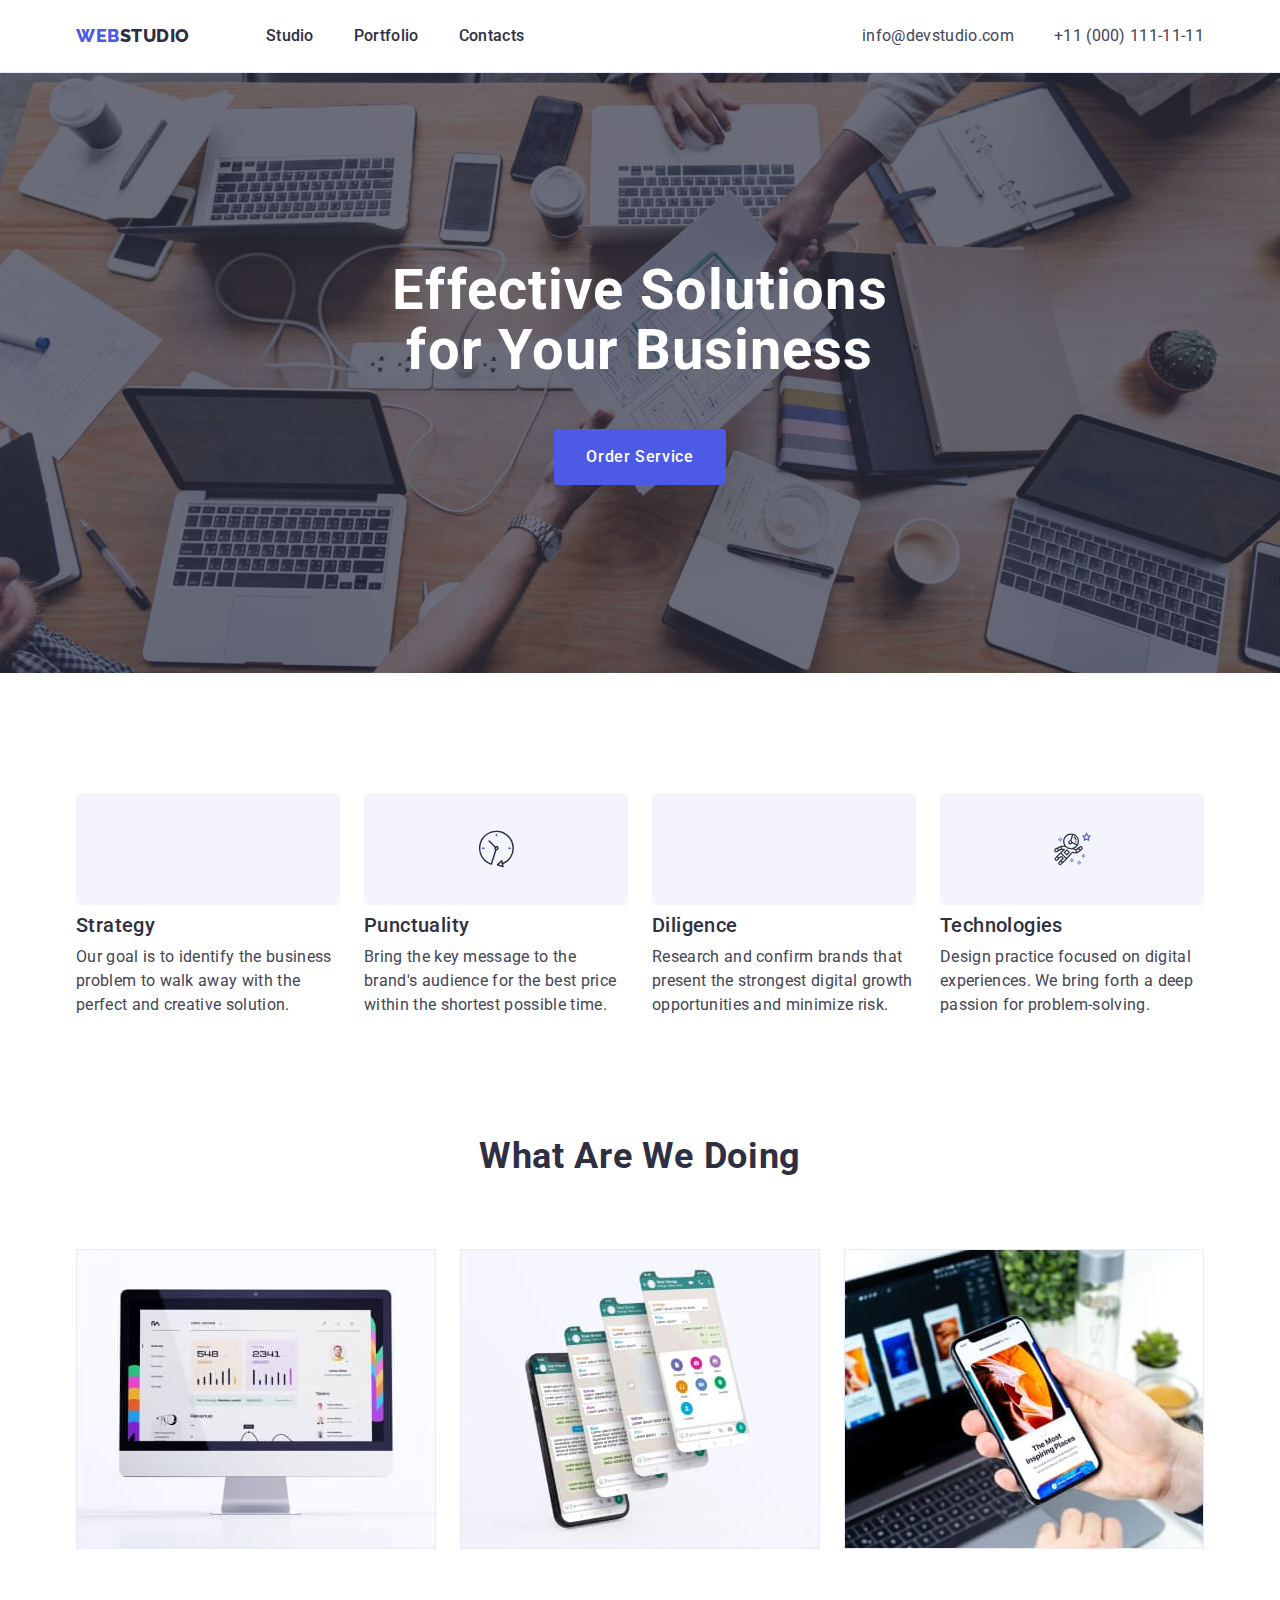
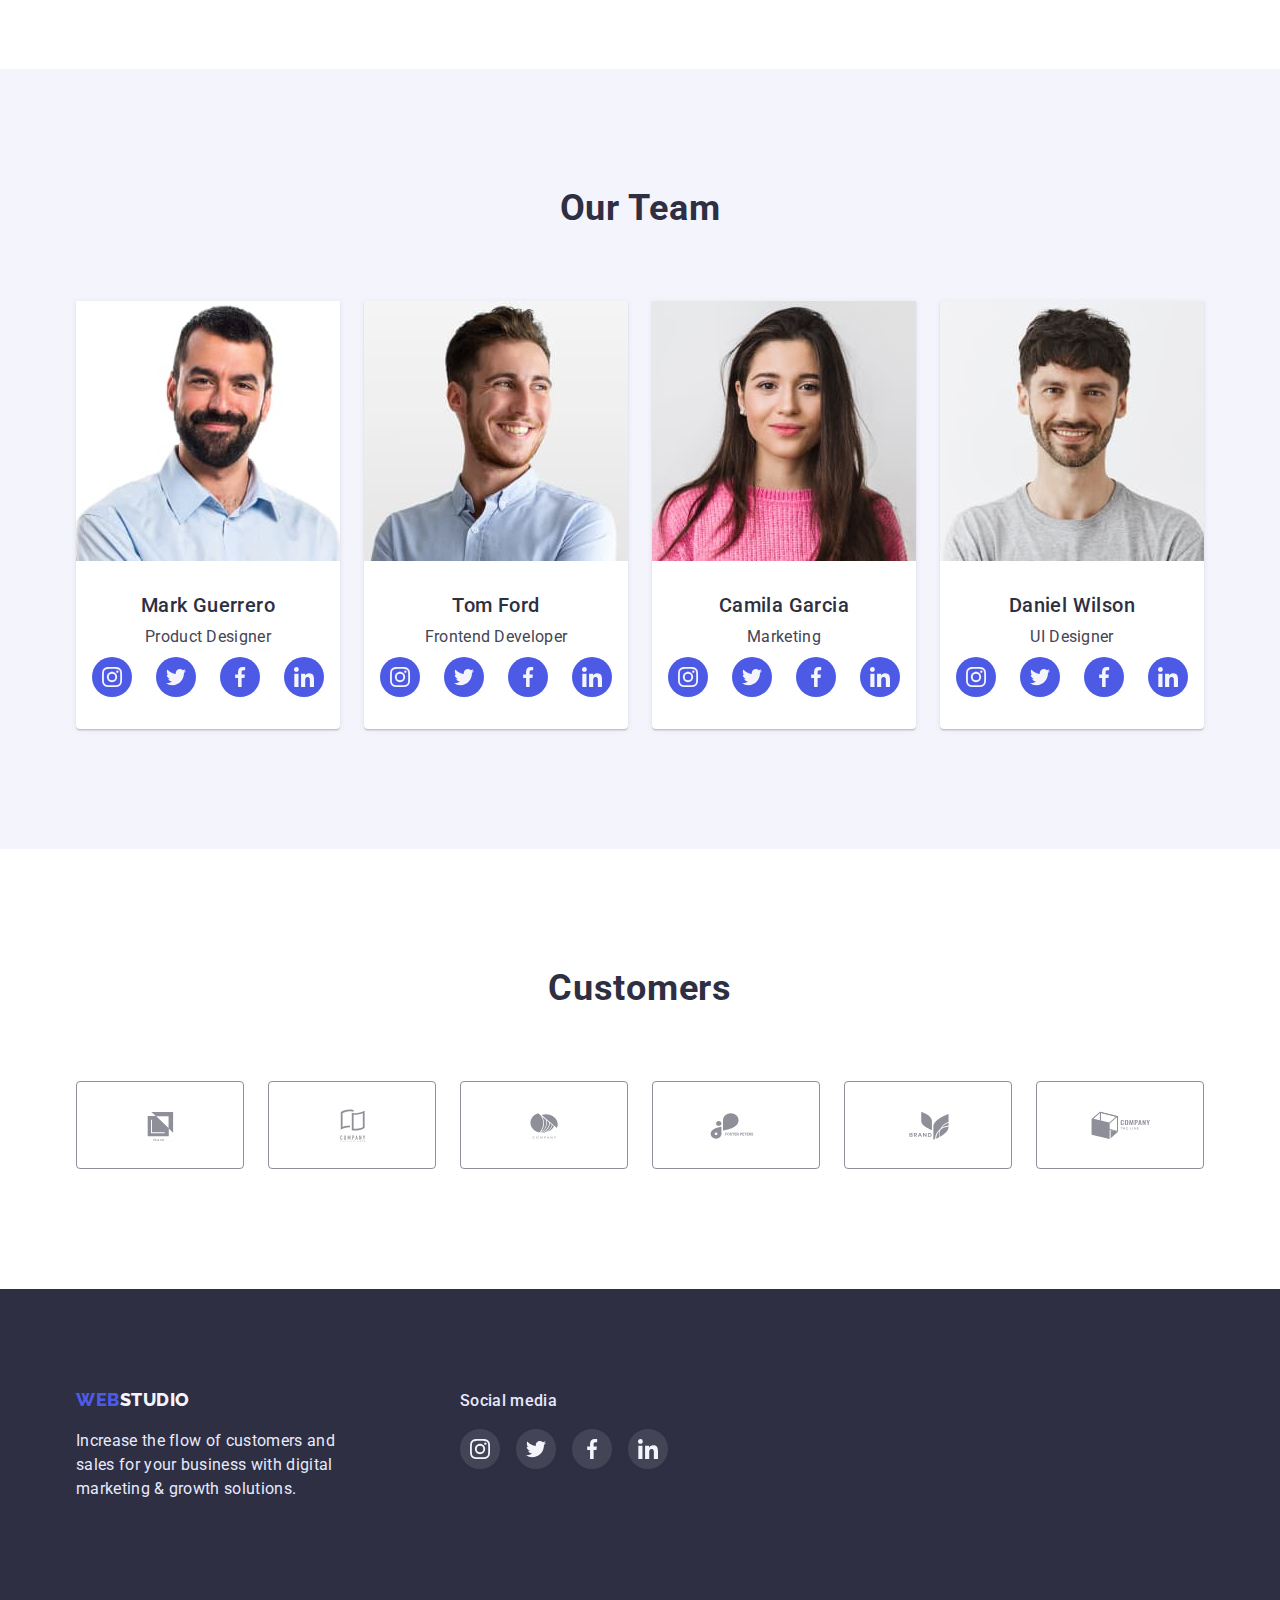
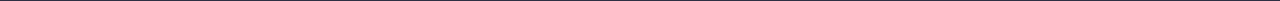
<file: index.html>
<!DOCTYPE html>
<html lang="en">
  <head>
    <meta charset="UTF-8" />
    <meta http-equiv="X-UA-Compatible" content="IE=edge" />
    <meta name="viewport" content="width=device-width, initial-scale=1.0" />

    <title>WebStudio</title>
    <link
      rel="stylesheet"
      href="https://cdn.jsdelivr.net/npm/modern-normalize@1.1.0/modern-normalize.min.css"
    />
    <link rel="preconnect" href="https://fonts.googleapis.com" />
    <link rel="preconnect" href="https://fonts.gstatic.com" crossorigin />
    <link
      href="https://fonts.googleapis.com/css2?family=Raleway:wght@800&family=Roboto:wght@400;500;700&display=swap"
      rel="stylesheet"
    />

    <link rel="stylesheet" href="./css/styles.css" />
  </head>
  <body>
    <!-- Header -->
    <header class="page-header">
      <div class="conteiner">
        <nav class="page-nav">
          <a class="logo link" href="./index.html"
            >WEB<span class="accent-header">Studio</span></a
          >

          <ul class="menu list">
            <li class="menu-item">
              <a class="menu link" href="./index.html">Studio</a>
            </li>
            <li class="menu-item">
              <a class="menu link" href="./portfolio.html">Portfolio</a>
            </li>
            <li class="menu-item">
              <a class="menu link" href="">Contacts</a>
            </li>
          </ul>
        </nav>
        <address class="address">
          <ul class="list">
            <li class="mail">
              <a class="link" href="mailto:info@devstudio.com"
                >info@devstudio.com</a
              >
            </li>
            <li class="tel">
              <a class="link" href="tel:+110001111111">+11 (000) 111-11-11</a>
            </li>
          </ul>
        </address>
      </div>
    </header>
    <main>
      <section class="hero">
        <div class="conteiner">
          <h1 class="title-h-one">Effective Solutions for Your Business</h1>

          <button class="button" type="button">Order Service</button>
        </div>
      </section>

      <section class="about">
        <div class="conteiner">
          <h2 class="visually-hidden">About company</h2>

          <ul class="list">
            <li class="item">
              <div class="about-card">
                <svg widt="64" height="64" class="about-icon">
                  <use href="./images/icon.svg#icon-antenna"></use>
                </svg>
              </div>
              <h3 class="title-h-three">Strategy</h3>
              <p class="text">
                Our goal is to identify the business problem to walk away with
                the perfect and creative solution.
              </p>
            </li>
            <li class="item">
              <div class="about-card">
                <svg widt="64" height="64" class="about-icon">
                  <use href="./images/icon.svg#icon-clock"></use>
                </svg>
              </div>
              <h3 class="title-h-three">Punctuality</h3>
              <p class="text">
                Bring the key message to the brand's audience for the best price
                within the shortest possible time.
              </p>
            </li>
            <li class="item">
              <div class="about-card">
                <svg widt="64" height="64" class="about-icon">
                  <use href="./images/icon.svg#icon-diagram"></use>
                </svg>
              </div>
              <h3 class="title-h-three">Diligence</h3>
              <p class="text">
                Research and confirm brands that present the strongest digital
                growth opportunities and minimize risk.
              </p>
            </li>
            <li class="item">
              <div class="about-card">
                <svg widt="64" height="64" class="about-icon">
                  <use href="./images/icon.svg#icon-astronaut"></use>
                </svg>
              </div>
              <h3 class="title-h-three">Technologies</h3>
              <p class="text">
                Design practice focused on digital experiences. We bring forth a
                deep passion for problem-solving.
              </p>
            </li>
          </ul>
        </div>
      </section>

      <section class="work">
        <div class="conteiner">
          <h2 class="title-h-two">What are we doing</h2>
          <ul class="list">
            <li class="item">
              <img
                src="./images/work/sito-comp.jpg"
                alt="сайт на коп'ютері"
                width="360"
                height="300"
              />
            </li>

            <li class="item">
              <img
                src="./images/work/page-phon.jpg"
                alt="телефон з вкладками "
                width="360"
                height="300"
              />
            </li>
            <li class="item">
              <img
                src="./images/work/copm-pfon.jpg"
                alt="телефон  комп'ютер"
                width="360"
                height="300"
              />
            </li>
          </ul>
        </div>
      </section>

      <section class="our-team">
        <div class="conteiner">
          <h2 class="title-h-two">Our Team</h2>
          <ul class="list">
            <li class="team-item">
              <img
                src="./images/staf/mark-guerrero.jpg"
                alt="face"
                width="264"
                height="260"
              />
              <div class="team-text">
                <h3 class="title-h-three">Mark Guerrero</h3>
                <p class="text">Product Designer</p>
                <ul class="social-list list">
                  <li class="social-item">
                    <a class="social-link link" href>
                      <svg wight="20" height="20" class="social-icon">
                        <use href="./images/icon.svg#icon-instagram"></use>
                      </svg>
                    </a>
                  </li>
                  <li class="social-item">
                    <a class="social-link link" href>
                      <svg weght="20" height="20" class="social-icon">
                        <use href="./images/icon.svg#icon-twitter"></use>
                      </svg>
                    </a>
                  </li>
                  <li class="social-item">
                    <a class="social-link link" href>
                      <svg weght="20" height="20" class="social-icon">
                        <use href="./images/icon.svg#icon-facebook"></use>
                      </svg>
                    </a>
                  </li>
                  <li class="social-item">
                    <a class="social-link link" href>
                      <svg weght="20" height="20" class="social-icon">
                        <use href="./images/icon.svg#icon-linkedin"></use>
                      </svg>
                    </a>
                  </li>
                </ul>
              </div>
            </li>
            <li class="team-item">
              <img
                src="./images/staf/tom-ford.jpg"
                alt="face"
                width="264"
                height="260"
              />
              <div class="team-text">
                <h3 class="title-h-three">Tom Ford</h3>
                <p class="text">Frontend Developer</p>
                <ul class="social-list list">
                  <li class="social-item">
                    <a class="social-link link" href>
                      <svg wight="20" height="20" class="social-icon">
                        <use href="./images/icon.svg#icon-instagram"></use>
                      </svg>
                    </a>
                  </li>
                  <li class="social-item">
                    <a class="social-link link" href>
                      <svg weght="20" height="20" class="social-icon">
                        <use href="./images/icon.svg#icon-twitter"></use>
                      </svg>
                    </a>
                  </li>
                  <li class="social-item">
                    <a class="social-link link" href>
                      <svg weght="20" height="20" class="social-icon">
                        <use href="./images/icon.svg#icon-facebook"></use>
                      </svg>
                    </a>
                  </li>
                  <li class="social-item">
                    <a class="social-link link" href>
                      <svg weght="20" height="20" class="social-icon">
                        <use href="./images/icon.svg#icon-linkedin"></use>
                      </svg>
                    </a>
                  </li>
                </ul>
              </div>
            </li>
            <li class="team-item">
              <img
                src="./images/staf/camila-garcia.jpg"
                alt="face"
                width="264"
                height="260"
              />
              <div class="team-text">
                <h3 class="title-h-three">Camila Garcia</h3>
                <p class="text">Marketing</p>
                <ul class="social-list list">
                  <li class="social-item">
                    <a class="social-link link" href>
                      <svg wight="20" height="20" class="social-icon">
                        <use href="./images/icon.svg#icon-instagram"></use>
                      </svg>
                    </a>
                  </li>
                  <li class="social-item">
                    <a class="social-link link" href>
                      <svg weght="20" height="20" class="social-icon">
                        <use href="./images/icon.svg#icon-twitter"></use>
                      </svg>
                    </a>
                  </li>
                  <li class="social-item">
                    <a class="social-link link" href>
                      <svg weght="20" height="20" class="social-icon">
                        <use href="./images/icon.svg#icon-facebook"></use>
                      </svg>
                    </a>
                  </li>
                  <li class="social-item">
                    <a class="social-link link" href>
                      <svg weght="20" height="20" class="social-icon">
                        <use href="./images/icon.svg#icon-linkedin"></use>
                      </svg>
                    </a>
                  </li>
                </ul>
              </div>
            </li>
            <li class="team-item">
              <img
                src="./images/staf/daniel-wilson.jpg"
                alt="face"
                width="264"
                height="260"
              />
              <div class="team-text">
                <h3 class="title-h-three">Daniel Wilson</h3>
                <p class="text">UI Designer</p>
                <ul class="social-list list">
                  <li class="social-item">
                    <a class="social-link link" href>
                      <svg wight="20" height="20" class="social-icon">
                        <use href="./images/icon.svg#icon-instagram"></use>
                      </svg>
                    </a>
                  </li>
                  <li class="social-item">
                    <a class="social-link link" href>
                      <svg weght="20" height="20" class="social-icon">
                        <use href="./images/icon.svg#icon-twitter"></use>
                      </svg>
                    </a>
                  </li>
                  <li class="social-item">
                    <a class="social-link link" href>
                      <svg weght="20" height="20" class="social-icon">
                        <use href="./images/icon.svg#icon-facebook"></use>
                      </svg>
                    </a>
                  </li>
                  <li class="social-item">
                    <a class="social-link link" href>
                      <svg weght="20" height="20" class="social-icon">
                        <use href="./images/icon.svg#icon-linkedin"></use>
                      </svg>
                    </a>
                  </li>
                </ul>
              </div>
            </li>
          </ul>
        </div>
      </section>
      <section class="customers">
        <div class="conteiner">
          <h2 class="title-h-two">Customers</h2>
          <ul class="customers-list list">
            <li class="customers-item">
              <a class="customers-link link" href>
                <svg width="104" height="56" class="customer-icon">
                  <use href="./images/icon.svg#icon-Client-1"></use>
                </svg>
              </a>
            </li>
            <li class="customers-item">
              <a class="customers-link link" href>
                <svg width="104" height="56" class="customer-icon">
                  <use href="./images/icon.svg#icon-Client-2"></use>
                </svg>
              </a>
            </li>
            <li class="customers-item">
              <a class="customers-link link" href>
                <svg width="104" height="56" class="customer-icon">
                  <use href="./images/icon.svg#icon-Client-3"></use>
                </svg>
              </a>
            </li>
            <li class="customers-item">
              <a class="customers-link link" href>
                <svg width="104" height="56" class="customer-icon">
                  <use href="./images/icon.svg#icon-Client-4"></use>
                </svg>
              </a>
            </li>
            <li class="customers-item">
              <a class="customers-link link" href>
                <svg width="104" height="56" class="customer-icon">
                  <use href="./images/icon.svg#icon-Client-5"></use>
                </svg>
              </a>
            </li>
            <li class="customers-item">
              <a class="customers-link link" href>
                <svg width="104" height="56" class="customer-icon">
                  <use href="./images/icon.svg#icon-Client-6"></use>
                </svg>
              </a>
            </li>
          </ul>
        </div>
      </section>
    </main>
    <footer class="footer">
      <div class="conteiner">
        <div class="logo-f">
          <a class="logo link" href="./index.html"
            >WEB<span class="accent-footer">Studio</span></a
          >

          <p class="footer-text">
            Increase the flow of customers and sales for your business with
            digital marketing & growth solutions.
          </p>
        </div>
        <div class="social-footer">
          <p class="title-h-four">Social media</p>
          <ul class="social-list list">
            <li class="social-item">
              <a class="social-link link" href>
                <svg wight="20" height="20" class="social-icon">
                  <use href="./images/icon.svg#icon-instagram"></use>
                </svg>
              </a>
            </li>
            <li class="social-item">
              <a class="social-link link" href>
                <svg weght="20" height="20" class="social-icon">
                  <use href="./images/icon.svg#icon-twitter"></use>
                </svg>
              </a>
            </li>
            <li class="social-item">
              <a class="social-link link" href>
                <svg weght="20" height="20" class="social-icon">
                  <use href="./images/icon.svg#icon-facebook"></use>
                </svg>
              </a>
            </li>
            <li class="social-item">
              <a class="social-link link" href>
                <svg weght="20" height="20" class="social-icon">
                  <use href="./images/icon.svg#icon-linkedin"></use>
                </svg>
              </a>
            </li>
          </ul>
        </div>
      </div>
    </footer>
  </body>
</html>
</file>
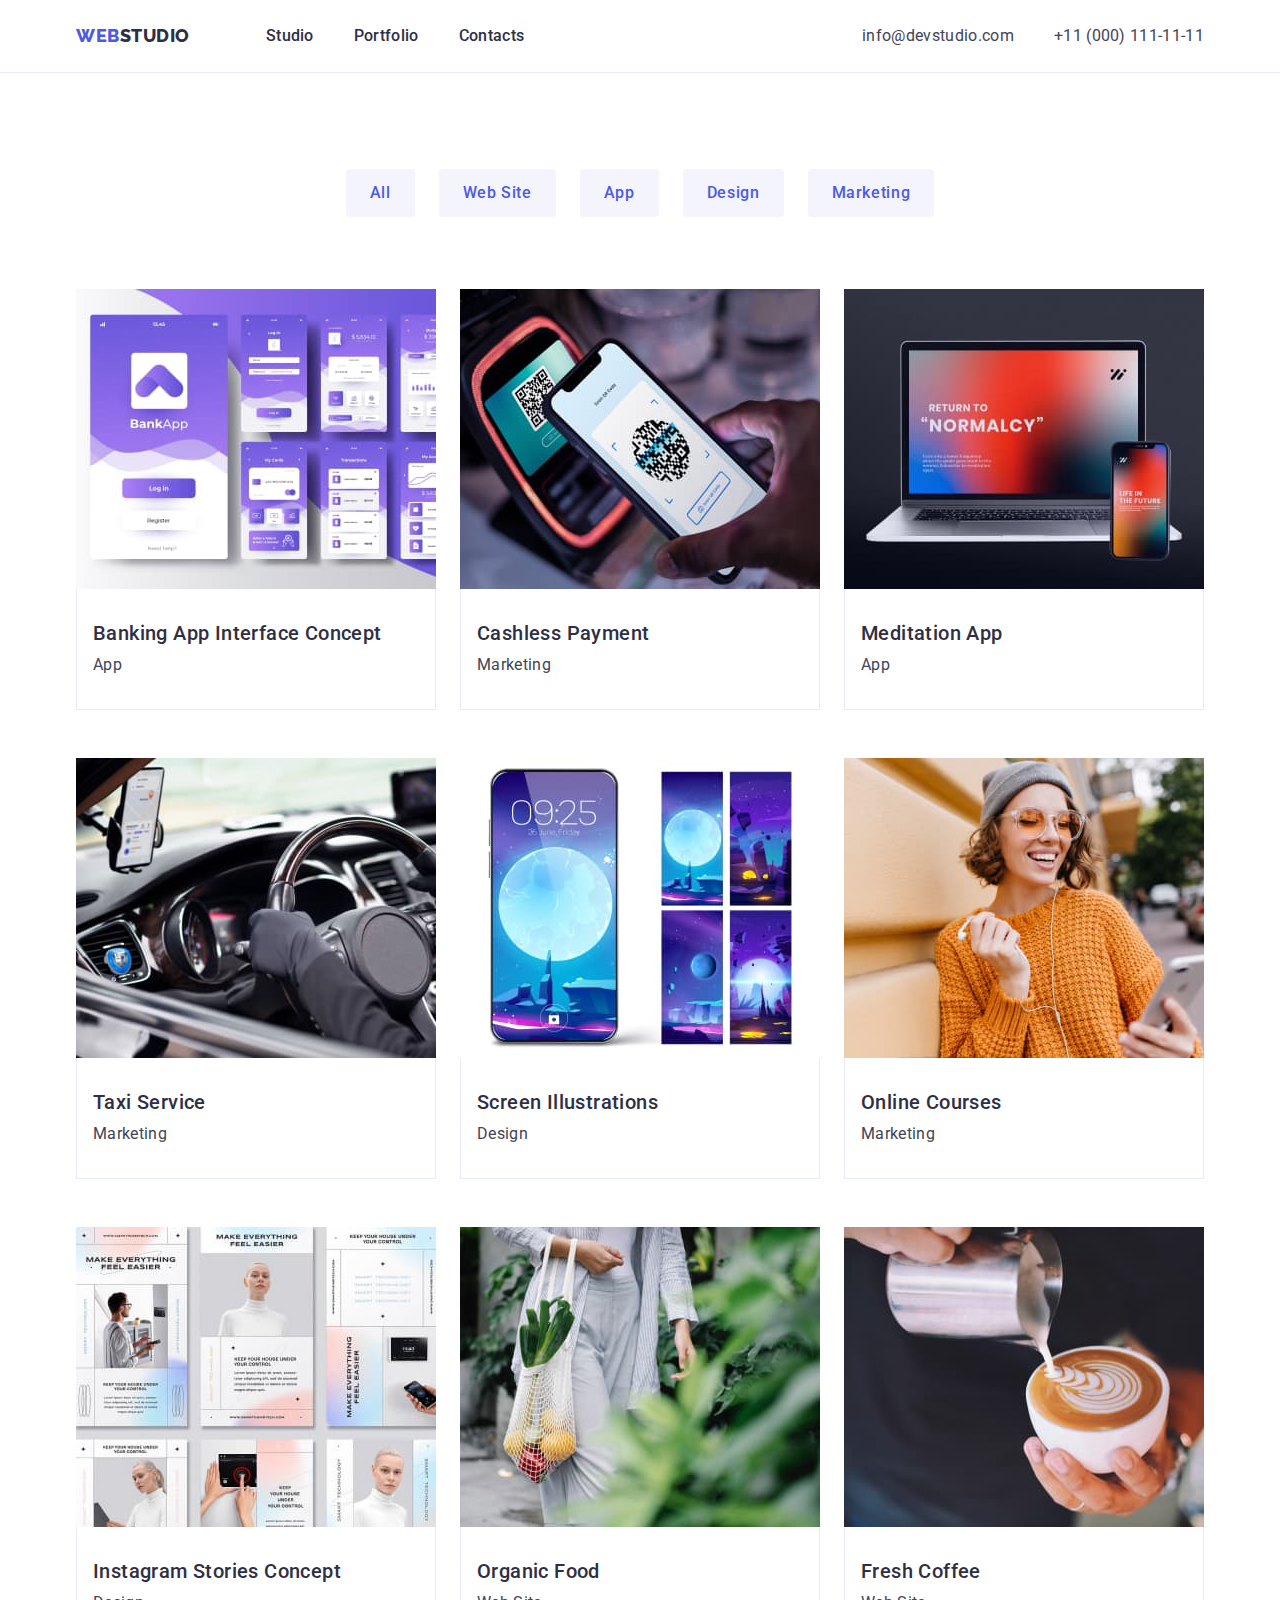
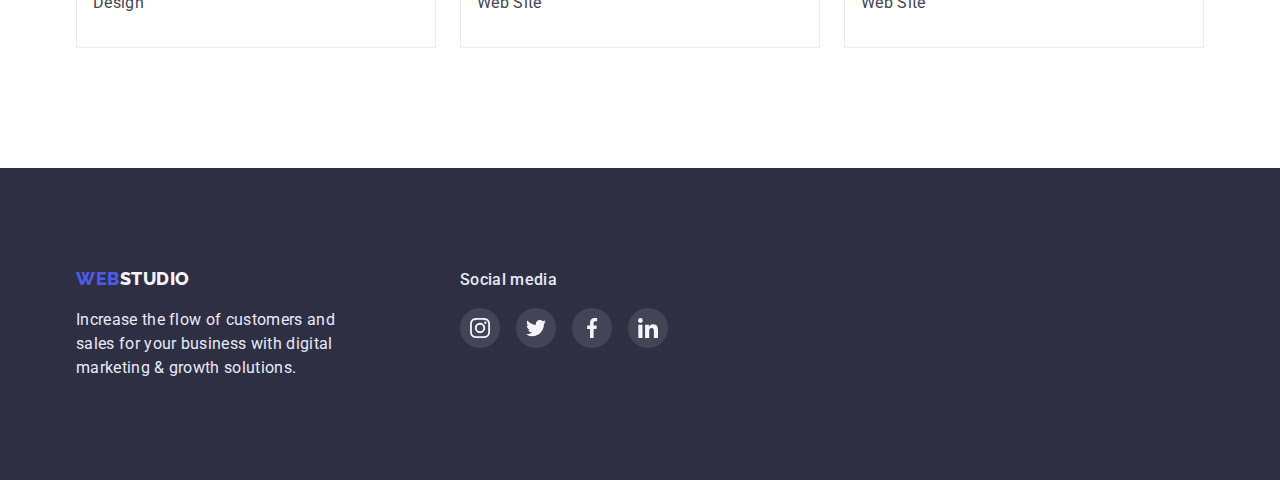
<file: portfolio.html>
<!DOCTYPE html>
<html lang="en">
  <head>
    <meta charset="UTF-8" />
    <meta http-equiv="X-UA-Compatible" content="IE=edge" />
    <meta name="viewport" content="width=device-width, initial-scale=1.0" />
    <title>Portfolio</title>
    <link
      rel="stylesheet"
      href="https://cdn.jsdelivr.net/npm/modern-normalize@1.1.0/modern-normalize.min.css"
    />
    <link rel="preconnect" href="https://fonts.googleapis.com" />
    <link rel="preconnect" href="https://fonts.gstatic.com" crossorigin />
    <link
      href="https://fonts.googleapis.com/css2?family=Raleway:wght@800&family=Roboto:wght@400;500;700&display=swap"
      rel="stylesheet"
    />

    <link rel="stylesheet" href="./css/styles.css" />
  </head>
  <body>
    <header class="page-header">
      <div class="conteiner">
        <nav class="page-nav">
          <a class="logo link" href="./index.html"
            >WEB<span class="accent-header">Studio</span></a
          >

          <ul class="menu list">
            <li class="menu-item">
              <a class="menu link" href="./index.html">Studio</a>
            </li>
            <li class="menu-item">
              <a class="menu link" href="">Portfolio</a>
            </li>
            <li class="menu-item">
              <a class="menu link" href="">Contacts</a>
            </li>
          </ul>
        </nav>
        <address class="address">
          <ul class="list">
            <li class="mail">
              <a class="link" href="mailto:info@devstudio.com"
                >info@devstudio.com</a
              >
            </li>
            <li class="tel">
              <a class="link" href="tel:+110001111111">+11 (000) 111-11-11</a>
            </li>
          </ul>
        </address>
      </div>
    </header>

    <main>
      <section class="nav">
        <div class="conteiner">
          <h1 class="visually-hidden">our works</h1>
          
            <ul class="list button-nav">
              <li><button class="button" type="button">All</button></li>
              <li><button class="button" type="button">Web Site</button></li>
              <li><button class="button" type="button">App</button></li>
              <li><button class="button" type="button">Design</button></li>
              <li><button class="button" type="button">Marketing</button></li>
            </ul>
          
          <ul class="list card-box">
            <li class="card-item">
              <a class="link" href="">
                <img
                  src="./images/portfolio-img/bankig-app.jpg"
                  alt="bankig-app"
                  width="360"
                  height="300"
                />
                <div class="card-text">
                  <h2 class="title-h-three">Banking App Interface Concept</h2>
                  <p class="text">App</p>
                </div>
              </a>
            </li>

            <li class="card-item">
              <a class="link" href="">
                <img
                  src="./images/portfolio-img/cashless-payment.jpg"
                  alt="cashless-payment"
                  width="360"
                  height="300"
                />
                <div class="card-text">
                  <h2 class="title-h-three">Cashless Payment</h2>
                  <p class="text">Marketing</p>
                </div>
              </a>
            </li>

            <li class="card-item">
              <a class="link" href="">
                <img
                  src="./images/portfolio-img/mediation-app.jpg"
                  alt="mediation-app"
                  width="360"
                  height="300"
                />
                <div class="card-text">
                  <h2 class="title-h-three">Meditation App</h2>
                  <p class="text">App</p>
                </div>
              </a>
            </li>

            <li class="card-item">
              <a class="link" href="">
                <img
                  src="./images/portfolio-img/taxi-service.jpg"
                  alt="taxi-service"
                  width="360"
                  height="300"
                />
                <div class="card-text">
                  <h2 class="title-h-three">Taxi Service</h2>
                  <p class="text">Marketing</p>
                </div>
              </a>
            </li>

            <li class="card-item">
              <a class="link" href="">
                <img
                  src="./images/portfolio-img/screen-illustration.jpg"
                  alt="screen-illustration"
                  width="360"
                  height="300"
                />
                <div class="card-text">
                  <h2 class="title-h-three">Screen Illustrations</h2>
                  <p class="text">Design</p>
                </div>
              </a>
            </li>

            <li class="card-item">
              <a class="link" href="">
                <img
                  src="./images/portfolio-img/online-courses.jpg"
                  alt="online-courses"
                  width="360"
                  height="300"
                />
                <div class="card-text">
                  <h2 class="title-h-three">Online Courses</h2>
                  <p class="text">Marketing</p>
                </div>
              </a>
            </li>

            <li class="card-item">
              <a class="link" href="">
                <img
                  src="./images/portfolio-img/stories-concept.jpg"
                  alt="stories-concept"
                  width="360"
                  height="300"
                />
                <div class="card-text">
                  <h2 class="title-h-three">Instagram Stories Concept</h2>
                  <p class="text">Design</p>
                </div>
              </a>
            </li>

            <li class="card-item">
              <a class="link" href="">
                <img
                  src="./images/portfolio-img/organic-food.jpg"
                  alt="organic-food"
                  width="360"
                  height="300"
                />
                <div class="card-text">
                  <h2 class="title-h-three">Organic Food</h2>
                  <p class="text">Web Site</p>
                </div>
              </a>
            </li>

            <li class="card-item">
              <a class="link" href="">
                <img
                  src="./images/portfolio-img/fresh-coffe.jpg"
                  alt="fresh-coffe"
                  width="360"
                  height="300"
                />
                <div class="card-text">
                  <h2 class="title-h-three">Fresh Coffee</h2>
                  <p class="text">Web Site</p>
                </div>
              </a>
            </li>
          </ul>
        </div>
      </section>
    </main>

   <footer class="footer">
      <div class="conteiner">
        <div class="logo-f">
        <a class="logo link" href="./index.html"
          >WEB<span class="accent-footer">Studio</span></a
        >

        <p class="footer-text">
          Increase the flow of customers and sales for your business with
          digital marketing & growth solutions.
        </p>
        </div>
        <div class="social-footer ">
          <h4 class="title-h-four">Social media
          </h4>
                         <ul class="social-list list">
                  <li class="social-item">
                    <a class="social-link link" href>
                      <svg wight="20" height="20" class="social-icon">
                        <use href="./images/icon.svg#icon-instagram"></use>
                      </svg>
                    </a>
                  </li>
                  <li class="social-item">
                    <a class="social-link link" href>
                      <svg weght="20" height="20" class="social-icon">
                        <use href="./images/icon.svg#icon-twitter"></use>
                      </svg>
                    </a>
                  </li>
                  <li class="social-item">
                    <a class="social-link link" href>
                      <svg weght="20" height="20" class="social-icon">
                        <use href="./images/icon.svg#icon-facebook"></use>
                      </svg>
                    </a>
                  </li>
                  <li class="social-item">
                    <a class="social-link link" href>
                      <svg weght="20" height="20" class="social-icon">
                        <use href="./images/icon.svg#icon-linkedin"></use>
                      </svg>
                    </a>
                  </li>
                </ul>
        </div>
      </div>
    </footer>
  </body>
</html>
</file>
<file: css/styles.css>
/* ==============COLORI=================== */
:root {
  /*colori logo */
  --colore-logo: #4d5ae5;
  --coloro-logo-h: #2e2f42;
  --coloro-logo-f: #f4f4fd;

  /* colori header */
  --colore-menu-link: #2e2f42;
  --colore-menu-background: #ffffff;
  --colore-menu-hfa: #404bbf;

  /* colori footer */
  --colore-footer-text: #e7e9fc;
  --colore-footer-background: #2e2f42;

  /* colore title */
  --colore-title: #2e2f42;

  /* colore button */
  --color-button-primery: #4d5ae5;
  --color-button-secondary: #404bbf;
  --color-button-nav: #f4f4fd;
  --color-buton-white: #ffffff;
  --color-button-border: #e7e9fc;

  /* colore background */
  --colore-background-body: #ffffff;
  --colore-background-section-grey: #f4f4fd;
  --colore-background-section-navy-blu: #2e2f42;

  /* colore text */
  --color-text: #434455;
  --color-text-white: #ffffff;

  /* colore border header */
  --colore-border-header: #e7e9fc;

  /* colore background icon */
  --colore-customers-icon: #8e8f99;
  --colore-backgrond-icon: #4d5ae5;
  --colore-backgrond-icon-hf: #404bbf;
  --color-background-about-icon: #f4f4fd;
  --color-backgroun-social-hf: #31d0aa;
  /* =============/COLORI==================== */
}
/* ============скидання стилів (параметрів)============ */
h1,
h2,
h3,
h4,
p {
  margin: 0;
}
ul {
  margin-top: 0;
  margin-bottom: 0;
  padding-left: 0;
  text-decoration: none;
}

img {
  display: block;
}

.list {
  list-style: none;
}

.link {
  text-decoration: none;
  list-style: none;
}
img {
  display: block;
  max-width: 100%;
  height: auto;
}
body {
  background: var(--colore-background-body);
  color: var(--color-text);
  font-family: "Roboto", sans-serif;
  font-style: normal;
  font-size: 16px;
  line-height: 1.5;
  letter-spacing: 0.02em;
}
.text {
  color: var(--color-text);
}
/* ==============TITLE==================== */
.hero .title-h-one {
  font-weight: 700;
  font-size: 56px;
  line-height: 1.07;
  text-align: center;
  letter-spacing: 0.02em;
  color: var(--color-text-white);
}

.title-h-two {
  font-weight: 700;
  font-size: 36px;
  line-height: 1.11;
  text-align: center;
  letter-spacing: 0.02em;
  text-transform: capitalize;
}

.title-h-three {
  font-weight: 500;
  font-size: 20px;
  line-height: 1.2;
  letter-spacing: 0.02em;
}


.title-h-two,
.title-h-three {
  color: var(--colore-title);
}
.visually-hidden {
  position: absolute;
  width: 1px;
  height: 1px;
  margin: -1px;
  border: 0;
  padding: 0;
  white-space: nowrap;
  clip-path: inset(100%);
  clip: rect(0 0 0 0);
  overflow: hidden;
}
/* invisible title portfolio main */
/* .Invisible-title {
  color: var(--colore-background-body);
} */
/*================ BUTTON ==================*/
.hero .button,
.nav .button {
  display: block;
  font-family: "Roboto", sans-serif;
  font-weight: 500;
  font-size: 16px;
  line-height: 1.5;
  border-radius: 4px;
  letter-spacing: 0.04em;
  background: var(--color-button-primery);
  color: var(--color-buton-white);
  cursor: pointer;
}

.hero .button:hover,
.hero .button:focus {
  background: var(--color-button-secondary);
}


/* section portfolio nav */
.nav .button {
  color: var(--color-button-primery);
  background: var(--color-button-nav);
}

.nav .button:hover,
.nav .button:focus {
  background: var(--color-button-primery);
  color: var(--color-buton-white);
  box-shadow: 0px 3px 1px rgba(0, 0, 0, 0.1), 0px 2px 1px rgba(0, 0, 0, 0.08),
    0px 2px 2px rgba(0, 0, 0, 0.12);
}
/* ===============CONTEINER================ */
.conteiner {
  max-width: 1158px;
  padding-left: 15px;
  padding-right: 15px;
  margin-left: auto;
  margin-right: auto;
}
/* ===============HEADER=================== */
.page-header > .conteiner {
  display: flex;
  align-items: center;
}
.page-header > .conteiner {
  padding-top: 24px;
  padding-bottom: 24px;
}
.page-header {
  border-bottom: 1px solid var(--colore-border-header);
}
.page-nav {
  display: flex;
  align-items: center;
}

.logo {
  font-family: "Raleway", sans-serif;
  font-weight: 800;
  font-size: 18px;
  line-height: 1.17;
  color: var(--colore-logo);
  letter-spacing: 0.03em;
  text-transform: uppercase;
}

.page-header .logo {
  margin-right: 76px;
}
.accent-header {
  color: var(--coloro-logo-h);
}

.menu {
  display: flex;
  align-items: center;

  font-weight: 500;
  font-size: 16px;
  line-height: 1.5;
  letter-spacing: 0.02em;
  color: var(--colore-menu-link);
  gap: 40px;
}

.address .list {
  display: flex;
  align-items: center;
}

.address {
  margin-left: auto;
}

.mail {
  display: flex;
}

.mail {
  margin-right: 40px;
}

.address .link {
  font-family: "Roboto", sans-serif;
  font-style: normal;
  font-weight: 400;
  font-size: 16px;
  line-height: 1.5;
  letter-spacing: 0.02em;
  color: var(--color-text);
  cursor: pointer;
}

.address {
  font-style: normal;
}
.menu:hover,
.menu:focus,
.menu:active,
.mail .link:hover,
.mail .link:focus,
.mail .link:active,
.tel .link:hover,
.tel .link:focus,
.tel .link:active {
  color: var(--colore-menu-hfa);
}

/*================= SECTION ================== */

/* ===========section Hero============== */
.hero {
  max-width: 1440px;
  height: 600px;
  margin-left: auto;
  margin-right: auto;
  background: var(--colore-background-section-navy-blu);
  background-image: linear-gradient(
      rgba(46, 47, 66, 0.7),
      rgba(46, 47, 66, 0.7)
    ),
    url(../images/hero-bg.jpg);
  background-repeat: no-repeat;
  background-position: center;
  background-size: cover;
  padding-top: 188px;
  padding-bottom: 188px;
}
.hero .title-h-one {
  max-width: 496px;
  margin-left: auto;
  margin-right: auto;
}
.hero .button {
  min-width: 169px;
  height: 56px;
  padding: 16px 32px;
  margin-top: 48px;
  margin-left: auto;
  margin-right: auto;
  border: none;
}
/* ============section ABOUT================= */
.about {
  padding-top: 120px;
  padding-bottom: 120px;
}

.about .list {
  display: flex;

  gap: 24px;
}
.about .item {
  width: calc((100% - 72px) / 4);
}
.about-card {
  display: flex;
  height: 112px;
  background-color: var(--color-background-about-icon);
  border-radius: 4px;
  align-items: center;
  justify-content: center;
}
.about .title-h-three {
  margin-top: 8px;
  margin-bottom: 8px;
}
/* ============section WORK ==================*/
.work {
  padding-bottom: 120px;
}
.work .list {
  display: flex;
  flex-wrap: wrap;
  gap: 24px;
}

.work .title-h-two {
  margin-bottom: 72px;
}
.work .item {
  width: calc((100% - 48px) / 3);
}
/* ============section Our Team ==============*/
.our-team {
  background: var(--colore-background-section-grey);
  padding-top: 120px;
  padding-bottom: 120px;
}

.our-team .list {
  display: flex;
  flex-wrap: wrap;
  gap: 24px;
}

.our-team .title-h-two {
  margin-bottom: 72px;
}

.list .team-item {
  flex-direction: column;
  width: calc((100% - 72px) / 4);
  box-shadow: 0px 1px 6px rgba(46, 47, 66, 0.08),
    0px 1px 1px rgba(46, 47, 66, 0.16), 0px 2px 1px rgba(46, 47, 66, 0.08);
  border-radius: 0px 0px 4px 4px;
  background-color: var(--colore-menu-background);
}
.team-text {
  padding: 32px 16px;
  text-align: center;
}
.title-h-three {
  margin-bottom: 8px;
}
.team-text > .text {
  margin-bottom: 8px;
}
.social-list {
  display: flex;
  justify-content: center;
}
.social-item {
  width: 40px;
  height: 40px;
}
.social-link {
  display: flex;
  align-items: center;
  justify-content: center;
  width: 100%;
  height: 100%;
  border-radius: 50%;
  background-color: var(--colore-backgrond-icon);
}
.social-link:hover,
.social-link:focus {
  background-color: var(--colore-backgrond-icon-hf);
}
/* ================= CUSTOMERS=============== */
.customers {
  padding-top: 120px;
  padding-bottom: 120px;
}
.customers .title-h-two {
  margin-bottom: 72px;
}
.customers-list {
  display: flex;
  align-items: center;
  justify-content: space-between;
}
.customers-item {
   width: 168px;
  height: 88px;
}


.customers-link {
  display: flex;
   width: 168px;
  height: 88px;
  border: 1px solid var(--colore-customers-icon);
  border-radius: 4px;
 align-items: center;
 justify-content: center;
 color: var(--colore-customers-icon)
}
.customer-icon {
  fill: currentColor;
}
.customers-link:hover,
.customers-link:focus {
  border-color:var(--colore-backgrond-icon-hf);
  color: var(--colore-backgrond-icon-hf);
} 

/* =================== FOOTER ================ */
.accent-footer {
  color: var(--coloro-logo-f);
}
.footer {
  background: var(--colore-footer-background);
  color: var(--colore-footer-text);
  padding-top: 100px;
  padding-bottom: 100px;
}
.footer-text {
  max-width: 264px;
  margin-top: 16px;
}

.footer > .conteiner {
  display: flex;
  gap: 120px;
}
.title-h-four {
  font-weight: 500;
  font-size: 16px;
  line-height: 1.5;
  letter-spacing: 0.02em;
}
.title-h-four {
  margin-bottom: 16px;
}
.social-footer .social-link {
  background-color: rgba(255, 255, 255, 0.1);
}
.social-footer .social-link:hover,
.social-footer .social-link:focus {
  background-color:var(--color-backgroun-social-hf);
}
.social-footer .social-list {
  gap: 16px;
}
/* ======section Portfolio nav================= */

.nav {
  padding-bottom: 120px;
  padding-top: 96px;
}
.button-nav {
  display: flex;
  justify-content: center;
  align-items: center;

  margin-bottom: 72px;
  gap: 24px;
}
.button {
  border-color: var(--color-button-border);
  padding: 12px 24px;
  border: transparent;
}

.card-box {
  padding: 0;
  margin: 0;

  display: flex;
  flex-wrap: wrap;
  column-gap: 24px;
  row-gap: 48px;
}

.card-item {
 
  width: calc((100% - 48px) / 3);
  
}
.card-item .link {
  display: flex;
  flex-direction: column;
  align-items: center;
  justify-content: center;
 

}
.card-text {
  width: 360px;
  border: 1px solid var(--colore-border-header);
  border-top: none;
  padding: 32px 16px;
}
.card-item .link:hover,
.card-item .link:focus {
  box-shadow: 0px 1px 6px rgba(46, 47, 66, 0.08),
    0px 1px 1px rgba(46, 47, 66, 0.16), 0px 2px 1px rgba(46, 47, 66, 0.08);
    
}
</file>
